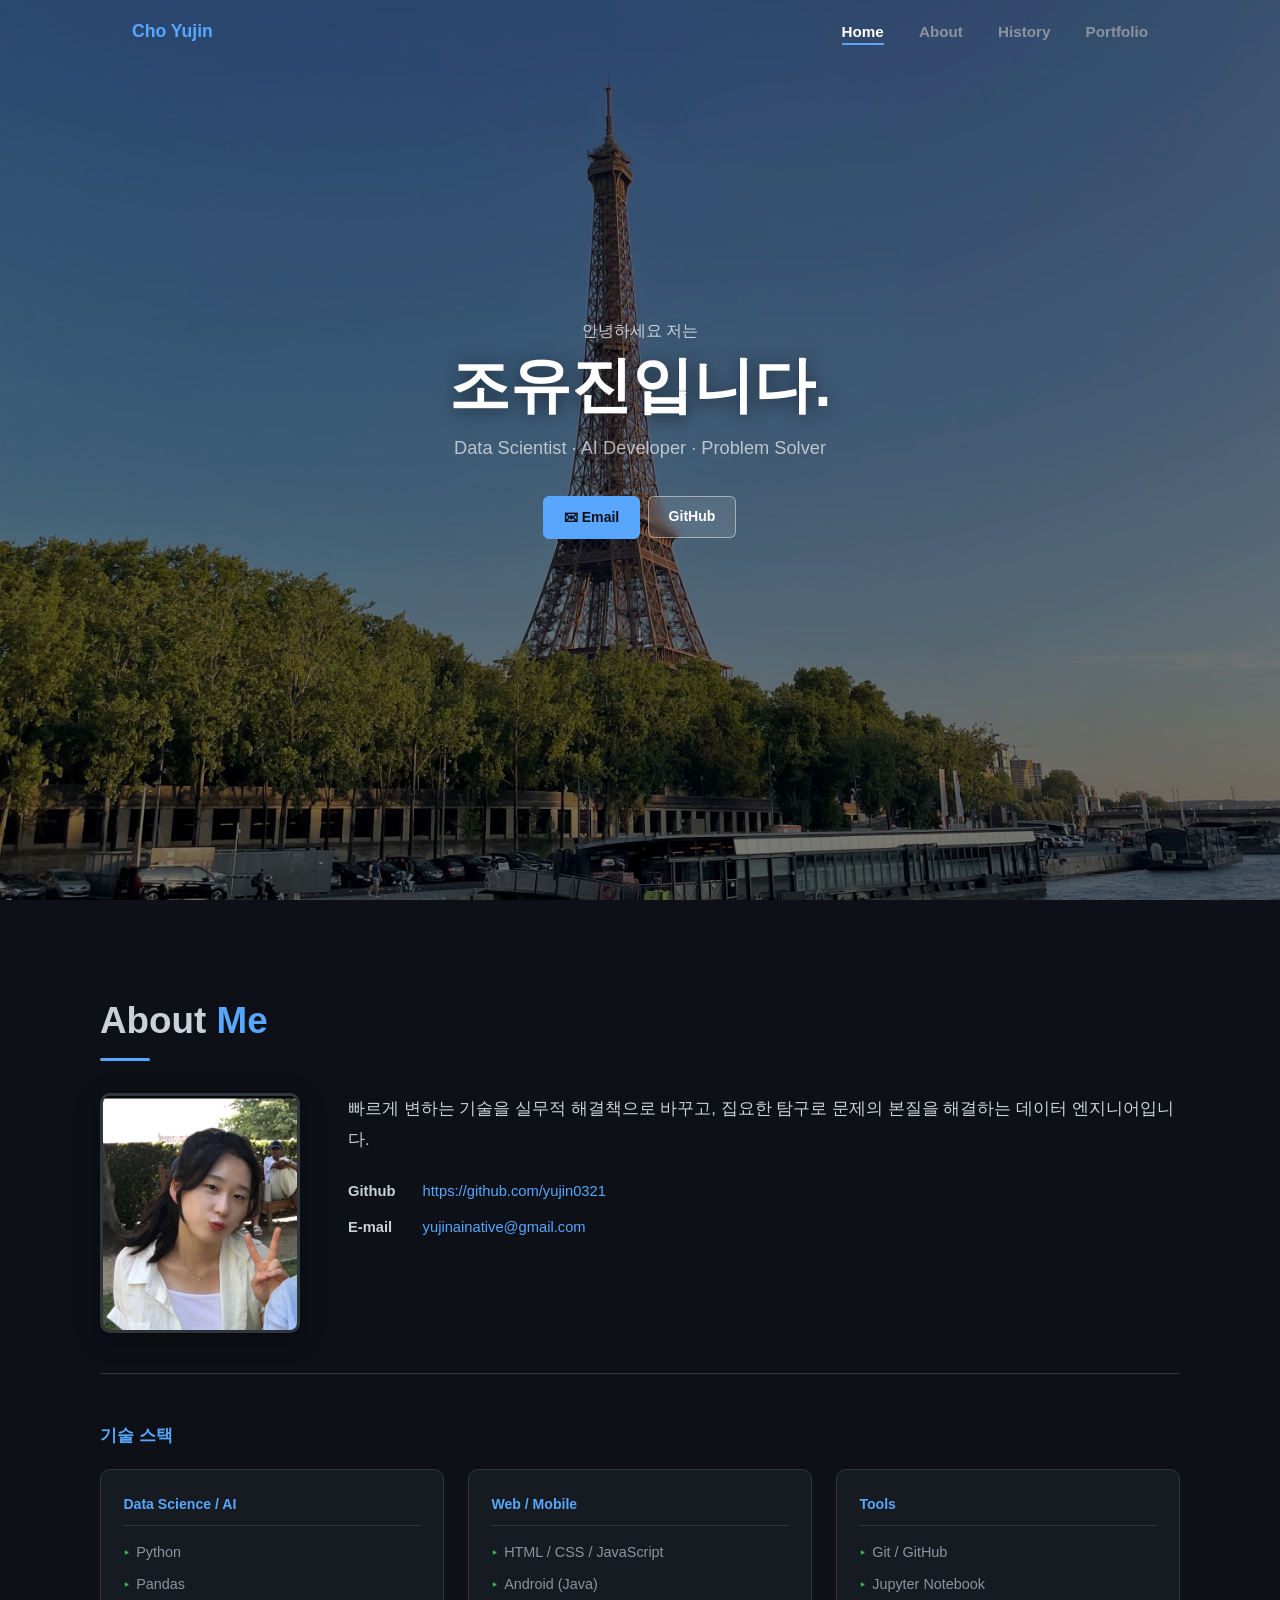
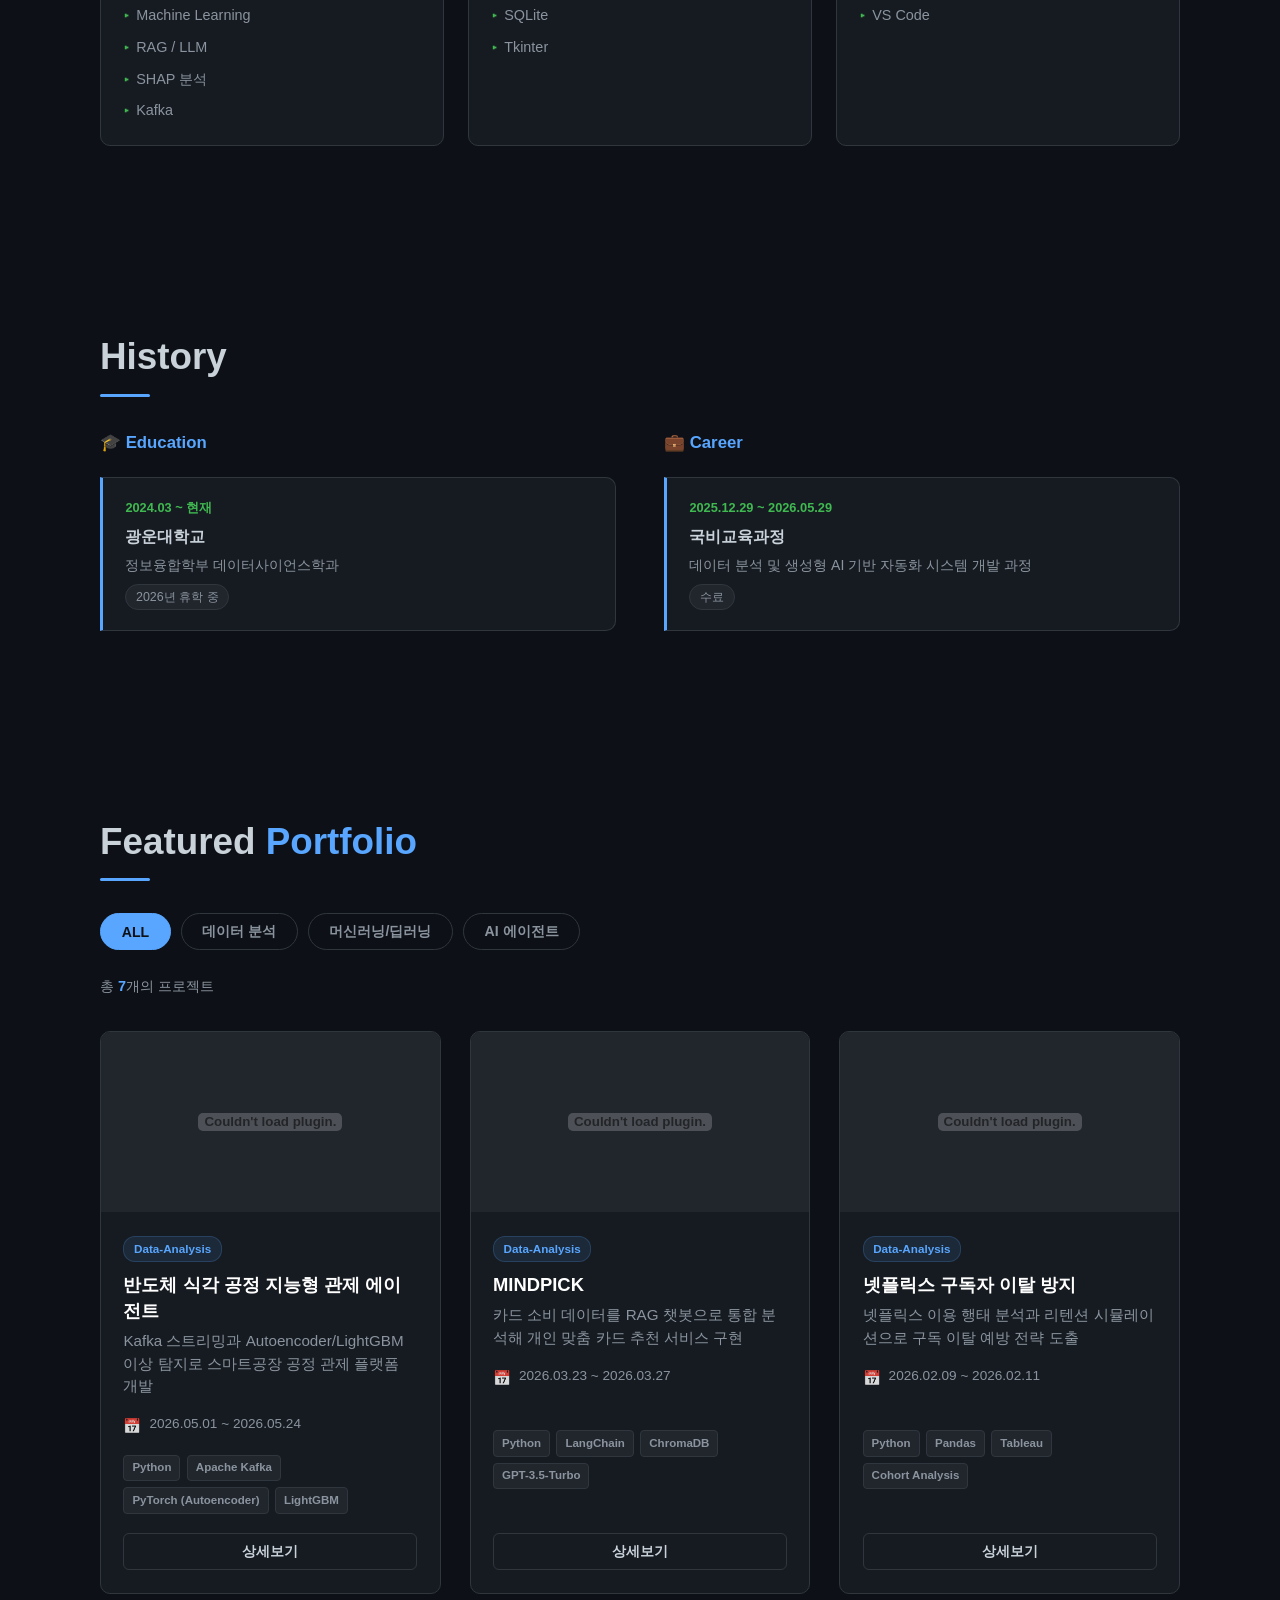
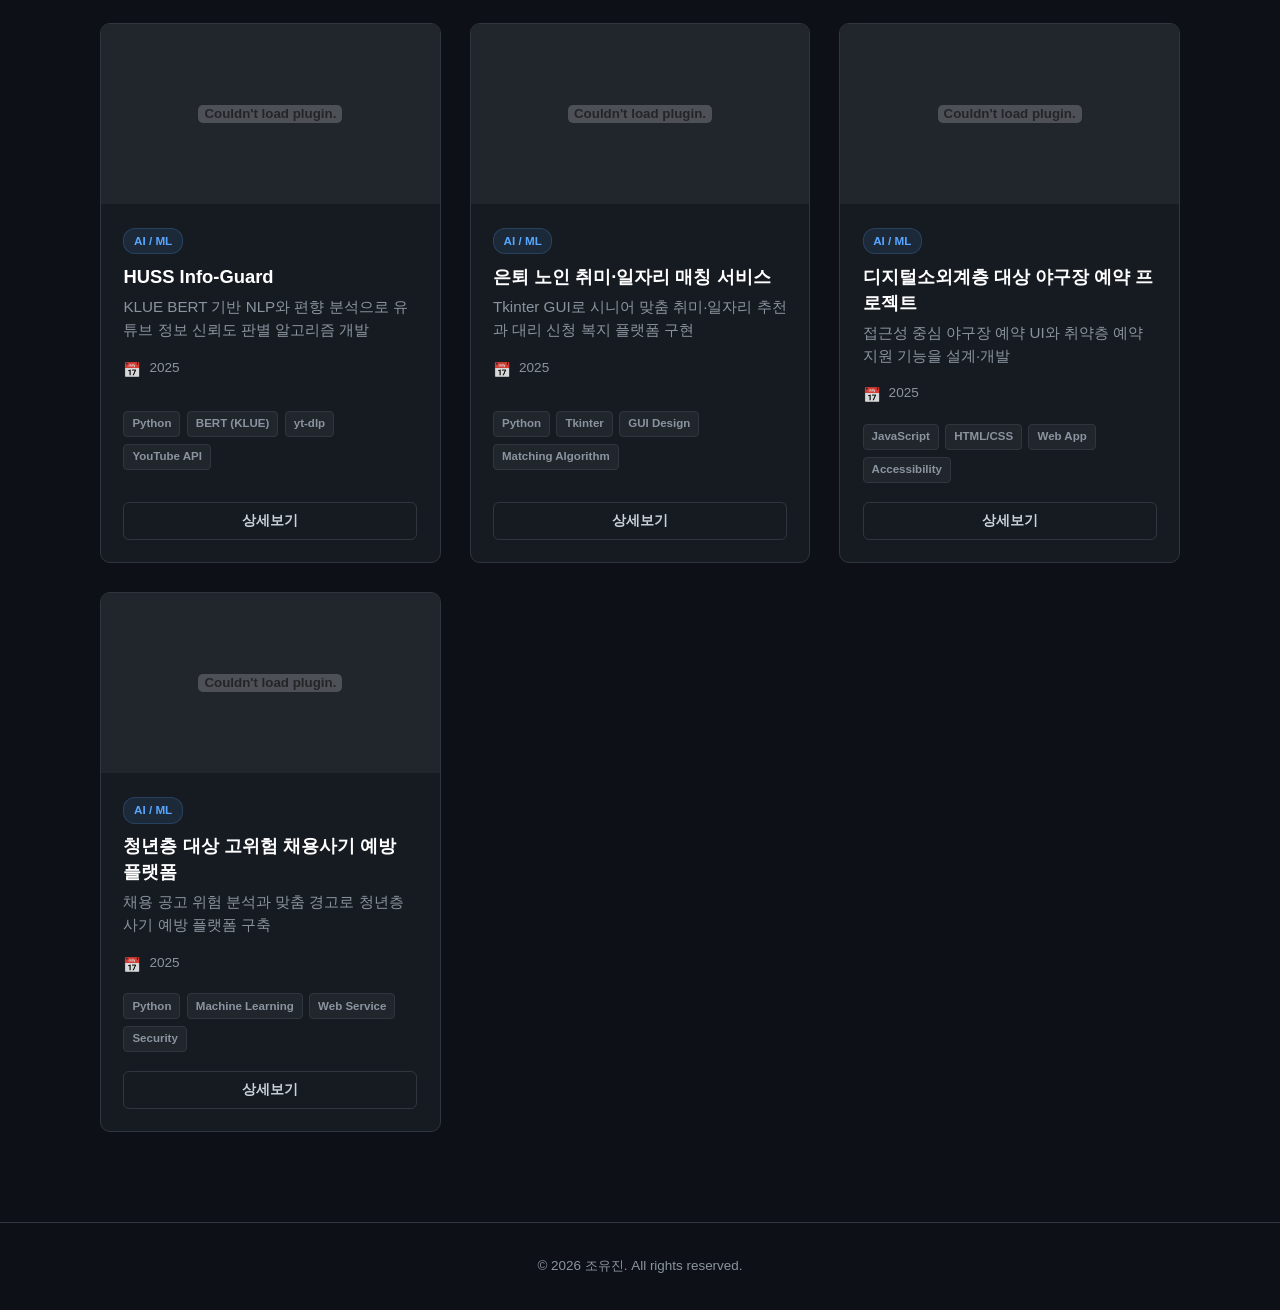
<file: index.html>
<!DOCTYPE html>
<html lang="ko">
<head>
  <meta charset="UTF-8" />
  <meta name="viewport" content="width=device-width, initial-scale=1.0" />
  <title>조유진 | Portfolio</title>
  <meta name="description" content="조유진의 개인 포트폴리오 사이트" />
  <link rel="stylesheet" href="style.css" />
</head>
<body>

  <!-- ══ 네비게이션 ══ -->
  <nav id="navbar">
    <div class="nav-inner">
      <a class="nav-logo" href="#section-home" id="nav-logo"></a>
      <button class="hamburger" id="hamburger" aria-label="메뉴">
        <span></span><span></span><span></span>
      </button>
      <ul class="nav-links" id="nav-links">
        <li><a class="nav-link" href="#section-home">Home</a></li>
        <li><a class="nav-link" href="#section-about">About</a></li>
        <li><a class="nav-link" href="#section-resume">History</a></li>
        <li><a class="nav-link" href="#section-portfolio">Portfolio</a></li>
      </ul>
    </div>
  </nav>

  <!-- ══ HOME ══ -->
  <section id="section-home">
    <div class="hero-overlay"></div>
    <div class="hero-inner">
      <div class="hero-text">
        <p class="hero-sub">안녕하세요 저는</p>
        <h1 class="hero-name" id="hero-name"></h1>
        <p class="hero-tagline" id="hero-tagline"></p>
        <div class="hero-btns" id="hero-btns"></div>
      </div>
    </div>
    <a class="scroll-down" href="#section-about" aria-label="스크롤">&#8595;</a>
  </section>

  <!-- ══ ABOUT ══ -->
  <section id="section-about" class="section fade-in">
    <div class="container">
      <h2 class="section-title">About <strong>Me</strong></h2>

      <div class="about-top">
        <div class="about-photo-wrap">
          <img class="about-photo" src="assets/profile.jpg" alt="프로필 사진" id="about-img" />
        </div>
        <div class="about-right">
          <p class="about-intro" id="about-intro"></p>
          <div class="about-contacts" id="about-contacts"></div>
        </div>
      </div>

      <div class="skills-wrap">
        <h3 class="sub-title">기술 스택</h3>
        <div class="skills-cats" id="skills-cats"></div>
      </div>
    </div>
  </section>

  <!-- ══ HISTORY ══ -->
  <section id="section-resume" class="section fade-in">
    <div class="container">
      <h2 class="section-title">History</h2>

      <div class="history-grid">
        <div class="history-col">
          <h3 class="sub-title">🎓 Education</h3>
          <div class="timeline" id="edu-timeline"></div>
        </div>
        <div class="history-col">
          <h3 class="sub-title">💼 Career</h3>
          <div class="timeline" id="career-timeline"></div>
        </div>
      </div>
    </div>
  </section>

  <!-- ══ PORTFOLIO ══ -->
  <section id="section-portfolio" class="section fade-in">
    <div class="container">
      <h2 class="section-title">Featured <strong>Portfolio</strong></h2>

      <!-- 필터 탭 영역 -->
      <div class="portfolio-controls">
        <div class="filter-bar" id="filter-bar">
          <button class="filter-btn active" data-cat="All">ALL</button>
          <button class="filter-btn" data-cat="Data-Analysis">데이터 분석</button>
          <button class="filter-btn" data-cat="ML-DL">머신러닝/딥러닝</button>
          <button class="filter-btn" data-cat="AI-Agent">AI 에이전트</button>
        </div>
      </div>

      <!-- 프로젝트 개수 표시 -->
      <div class="portfolio-status">
        총 <span id="project-count" class="count-num">0</span>개의 프로젝트
      </div>

      <div class="portfolio-grid" id="portfolio-grid"></div>
    </div>
  </section>

  <!-- ══ 모달 ══ -->
  <div class="modal-backdrop" id="modal-backdrop">
    <div class="modal-box" id="modal-box" role="dialog" aria-modal="true">
      <button class="modal-close" id="modal-close" aria-label="닫기">&times;</button>
      <h3 class="modal-title" id="modal-title"></h3>
      <div class="modal-meta" id="modal-meta"></div>
      <div class="modal-body" id="modal-body"></div>
    </div>
  </div>

  <!-- ══ 푸터 ══ -->
  <footer>
    <p id="footer-text"></p>
  </footer>

  <script src="config.js"></script>
  <script src="main.js"></script>
</body>
</html>
</file>
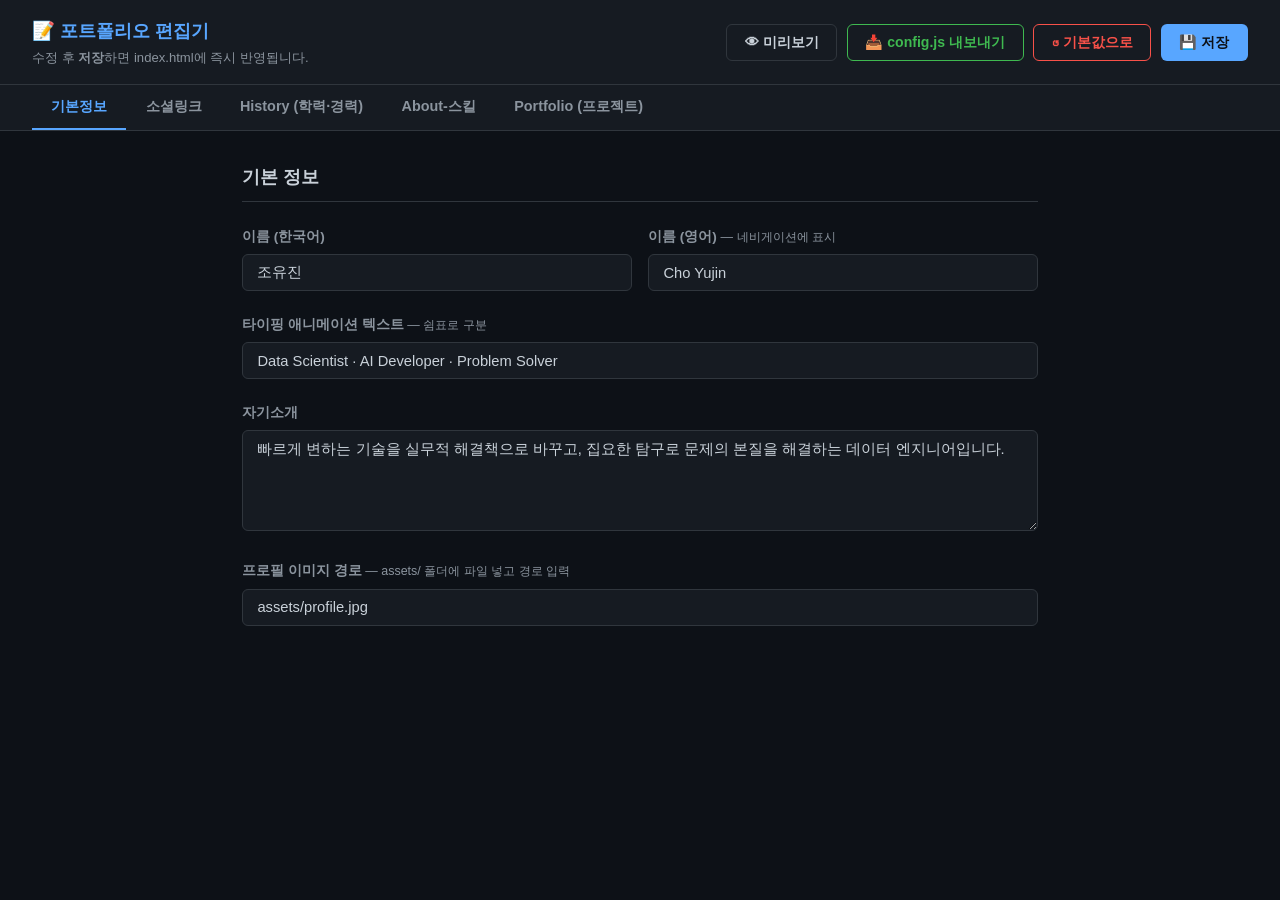
<file: admin.html>
<!DOCTYPE html>
<html lang="ko">
<head>
  <meta charset="UTF-8" />
  <meta name="viewport" content="width=device-width, initial-scale=1.0" />
  <title>포트폴리오 편집기</title>
  <style>
    :root {
      --bg: #0d1117;
      --surface: #161b22;
      --surface2: #21262d;
      --border: #30363d;
      --accent: #58a6ff;
      --accent2: #3fb950;
      --danger: #f85149;
      --text: #c9d1d9;
      --text-muted: #8b949e;
    }

    *, *::before, *::after { box-sizing: border-box; margin: 0; padding: 0; }

    body {
      background: var(--bg);
      color: var(--text);
      font-family: 'Segoe UI', -apple-system, sans-serif;
      font-size: 15px;
      line-height: 1.6;
    }

    /* ── 헤더 ── */
    header {
      background: var(--surface);
      border-bottom: 1px solid var(--border);
      padding: 1rem 2rem;
      display: flex;
      align-items: center;
      justify-content: space-between;
      position: sticky;
      top: 0;
      z-index: 100;
    }
    header h1 { font-size: 1.15rem; color: var(--accent); }
    header p  { font-size: .82rem; color: var(--text-muted); margin-top: .1rem; }

    .header-btns { display: flex; gap: .6rem; }

    button {
      padding: .5rem 1.1rem;
      border-radius: 6px;
      font-size: .88rem;
      font-weight: 600;
      cursor: pointer;
      border: 1.5px solid transparent;
      transition: all .15s;
    }
    .btn-save {
      background: var(--accent);
      color: #0d1117;
    }
    .btn-save:hover { opacity: .85; }

    .btn-preview {
      background: transparent;
      color: var(--text);
      border-color: var(--border);
    }
    .btn-preview:hover { border-color: var(--accent); color: var(--accent); }

    .btn-export {
      background: transparent;
      color: var(--accent2);
      border-color: var(--accent2);
    }
    .btn-export:hover { background: var(--accent2); color: #0d1117; }

    .btn-reset {
      background: transparent;
      color: var(--danger);
      border-color: var(--danger);
    }
    .btn-reset:hover { background: var(--danger); color: #fff; }

    /* ── 탭 ── */
    .tabs {
      display: flex;
      gap: 0;
      border-bottom: 1px solid var(--border);
      background: var(--surface);
      padding: 0 2rem;
      overflow-x: auto;
    }
    .tab-btn {
      background: none;
      border: none;
      border-bottom: 2px solid transparent;
      border-radius: 0;
      color: var(--text-muted);
      padding: .75rem 1.2rem;
      font-size: .9rem;
      font-weight: 600;
      cursor: pointer;
      white-space: nowrap;
      transition: color .15s, border-color .15s;
    }
    .tab-btn:hover { color: var(--text); }
    .tab-btn.active { color: var(--accent); border-bottom-color: var(--accent); }

    /* ── 컨텐츠 ── */
    .tab-content { display: none; padding: 2rem; max-width: 860px; margin: 0 auto; }
    .tab-content.active { display: block; }

    /* ── 폼 요소 ── */
    .form-group { margin-bottom: 1.4rem; }

    label {
      display: block;
      font-size: .85rem;
      font-weight: 600;
      color: var(--text-muted);
      margin-bottom: .4rem;
    }
    label .hint {
      font-weight: 400;
      color: var(--text-muted);
      font-size: .78rem;
    }

    input[type="text"],
    input[type="email"],
    input[type="url"],
    textarea {
      width: 100%;
      background: var(--surface);
      border: 1px solid var(--border);
      border-radius: 6px;
      color: var(--text);
      font-size: .92rem;
      padding: .6rem .9rem;
      font-family: inherit;
      transition: border-color .15s;
      outline: none;
    }
    input:focus, textarea:focus { border-color: var(--accent); }
    textarea { resize: vertical; min-height: 90px; }

    /* ── 카드 (반복 항목) ── */
    .card-list { display: flex; flex-direction: column; gap: 1rem; }

    .card {
      background: var(--surface);
      border: 1px solid var(--border);
      border-radius: 8px;
      padding: 1.2rem;
      position: relative;
    }
    .card-header {
      display: flex;
      align-items: center;
      justify-content: space-between;
      margin-bottom: 1rem;
    }
    .card-num {
      font-size: .8rem;
      color: var(--accent);
      font-weight: 700;
    }
    .btn-del {
      background: none;
      border: 1px solid var(--danger);
      color: var(--danger);
      padding: .2rem .65rem;
      font-size: .78rem;
      border-radius: 4px;
    }
    .btn-del:hover { background: var(--danger); color: #fff; }

    .btn-add {
      background: transparent;
      border: 1px dashed var(--border);
      color: var(--text-muted);
      width: 100%;
      padding: .65rem;
      border-radius: 6px;
      font-size: .88rem;
      margin-top: .5rem;
    }
    .btn-add:hover { border-color: var(--accent); color: var(--accent); }

    .row2 { display: grid; grid-template-columns: 1fr 1fr; gap: 1rem; }
    .row3 { display: grid; grid-template-columns: 1fr 1fr 1fr; gap: 1rem; }

    /* ── 섹션 제목 ── */
    .section-heading {
      font-size: 1.1rem;
      font-weight: 700;
      color: var(--text);
      margin-bottom: 1.5rem;
      padding-bottom: .6rem;
      border-bottom: 1px solid var(--border);
    }

    /* ── 저장 완료 토스트 ── */
    #toast {
      position: fixed;
      bottom: 2rem;
      left: 50%;
      transform: translateX(-50%) translateY(80px);
      background: var(--accent2);
      color: #0d1117;
      padding: .7rem 1.6rem;
      border-radius: 8px;
      font-weight: 700;
      font-size: .9rem;
      transition: transform .3s ease;
      z-index: 9999;
    }
    #toast.show { transform: translateX(-50%) translateY(0); }

    /* ── 스킬 아이콘 참고 링크 ── */
    .icon-hint {
      font-size: .75rem;
      color: var(--text-muted);
      margin-top: .3rem;
    }
    .icon-hint a { color: var(--accent); }

    @media (max-width: 600px) {
      .row2, .row3 { grid-template-columns: 1fr; }
      header { flex-direction: column; gap: .8rem; align-items: flex-start; }
    }
  </style>
</head>
<body>

<!-- ── 헤더 ── -->
<header>
  <div>
    <h1>📝 포트폴리오 편집기</h1>
    <p>수정 후 <strong>저장</strong>하면 index.html에 즉시 반영됩니다.</p>
  </div>
  <div class="header-btns">
    <button class="btn-preview" onclick="openPreview()">👁 미리보기</button>
    <button class="btn-export" onclick="exportConfig()">📥 config.js 내보내기</button>
    <button class="btn-reset"  onclick="resetToDefault()">↺ 기본값으로</button>
    <button class="btn-save"   onclick="saveAll()">💾 저장</button>
  </div>
</header>

<!-- ── 탭 ── -->
<div class="tabs">
  <button class="tab-btn active" onclick="showTab('basic')">기본정보</button>
  <button class="tab-btn"        onclick="showTab('social')">소셜링크</button>
  <button class="tab-btn"        onclick="showTab('edu')">History (학력·경력)</button>
  <button class="tab-btn"        onclick="showTab('skills')">About-스킬</button>
  <button class="tab-btn"        onclick="showTab('projects')">Portfolio (프로젝트)</button>
</div>

<!-- ── 기본정보 ── -->
<div id="tab-basic" class="tab-content active">
  <p class="section-heading">기본 정보</p>

  <div class="row2">
    <div class="form-group">
      <label>이름 (한국어)</label>
      <input type="text" id="name" placeholder="조유진" />
    </div>
    <div class="form-group">
      <label>이름 (영어) <span class="hint">— 네비게이션에 표시</span></label>
      <input type="text" id="nameEn" placeholder="Cho Yujin" />
    </div>
  </div>

  <div class="form-group">
    <label>타이핑 애니메이션 텍스트 <span class="hint">— 쉼표로 구분</span></label>
    <input type="text" id="taglines" placeholder="Developer, Data Scientist, AI Enthusiast" />
  </div>

  <div class="form-group">
    <label>자기소개</label>
    <textarea id="about" rows="5" placeholder="자기소개 문구를 입력하세요."></textarea>
  </div>

  <div class="form-group">
    <label>프로필 이미지 경로 <span class="hint">— assets/ 폴더에 파일 넣고 경로 입력</span></label>
    <input type="text" id="profileImage" placeholder="assets/profile.jpg" />
  </div>
</div>

<!-- ── 소셜링크 ── -->
<div id="tab-social" class="tab-content">
  <p class="section-heading">소셜 링크 <span style="font-size:.8rem;color:var(--text-muted);font-weight:400;">— 비워두면 버튼이 숨겨집니다</span></p>

  <div class="form-group">
    <label>GitHub URL</label>
    <input type="url" id="github" placeholder="https://github.com/username" />
  </div>
  <div class="form-group">
    <label>이메일</label>
    <input type="email" id="email" placeholder="example@email.com" />
  </div>
  <div class="form-group">
    <label>전화번호</label>
    <input type="text" id="phone" placeholder="010-0000-0000" />
  </div>
  <div class="form-group">
    <label>LinkedIn URL</label>
    <input type="url" id="linkedin" placeholder="https://linkedin.com/in/..." />
  </div>
  <div class="form-group">
    <label>블로그/기타 URL</label>
    <input type="url" id="blog" placeholder="https://..." />
  </div>
</div>

<!-- ── 학력·경력 ── -->
<div id="tab-edu" class="tab-content">
  <p class="section-heading">학력 (Education)</p>
  <div class="card-list" id="edu-list"></div>
  <button class="btn-add" onclick="addEdu()">+ 학력 추가</button>

  <p class="section-heading" style="margin-top:2.5rem;">경력 / 교육과정 (Career)</p>
  <div class="card-list" id="career-list"></div>
  <button class="btn-add" onclick="addCareer()">+ 경력 추가</button>
</div>

<!-- ── 스킬 ── -->
<div id="tab-skills" class="tab-content">
  <p class="section-heading">기술 스택</p>
  <div class="card-list" id="skills-list"></div>
  <button class="btn-add" onclick="addSkill()">+ 스킬 추가</button>
  <p class="icon-hint" style="margin-top:1rem;">
    아이콘 클래스 검색: <a href="https://devicon.dev/" target="_blank">devicon.dev</a>
    — 예) <code>devicon-python-plain colored</code>
  </p>
</div>

<!-- ── 프로젝트 ── -->
<div id="tab-projects" class="tab-content">
  <p class="section-heading">프로젝트</p>
  <div class="card-list" id="projects-list"></div>
  <button class="btn-add" onclick="addProject()">+ 프로젝트 추가</button>
</div>

<!-- ── 토스트 ── -->
<div id="toast">✅ 저장 완료! 미리보기에서 확인하세요.</div>

<script src="config.js"></script>
<script>
/* ══════════════════════════════════════════
   포트폴리오 편집기 스크립트
   ══════════════════════════════════════════ */

const LS_KEY = "portfolio_config";

/* 현재 작업 데이터 (localStorage → config.js 순으로 로드) */
let DATA = loadData();

function loadData() {
  try {
    const saved = localStorage.getItem(LS_KEY);
    if (saved) return JSON.parse(saved);
  } catch(e) {}
  return JSON.parse(JSON.stringify(CONFIG)); // config.js 기본값 깊은 복사
}

/* ── 탭 전환 ── */
function showTab(name) {
  document.querySelectorAll(".tab-content").forEach(el => el.classList.remove("active"));
  document.querySelectorAll(".tab-btn").forEach(el => el.classList.remove("active"));
  document.getElementById("tab-" + name).classList.add("active");
  event.target.classList.add("active");
}

/* ── 초기 렌더링 ── */
window.addEventListener("DOMContentLoaded", () => {
  // 기본정보
  document.getElementById("name").value          = DATA.name        || "";
  document.getElementById("nameEn").value        = DATA.nameEn      || "";
  document.getElementById("taglines").value      = DATA.tagline || (DATA.taglines||[]).join(", ") || "";
  document.getElementById("about").value         = DATA.intro || DATA.about || "";
  document.getElementById("profileImage").value  = DATA.profileImage|| "";

  // 소셜
  document.getElementById("github").value    = (DATA.social || {}).github   || "";
  document.getElementById("email").value     = (DATA.social || {}).email    || "";
  document.getElementById("phone").value     = (DATA.social || {}).phone    || "";
  document.getElementById("linkedin").value  = (DATA.social || {}).linkedin || "";
  document.getElementById("blog").value      = (DATA.social || {}).blog     || "";

  // 학력·경력
  (DATA.education || []).forEach(addEdu);
  (DATA.career    || []).forEach(addCareer);

  // 스킬
  (DATA.skills    || []).forEach(addSkill);

  // 프로젝트
  (DATA.projects  || []).forEach(addProject);
});

/* ════════════════ 학력 ════════════════ */
function addEdu(data = {}) {
  const list = document.getElementById("edu-list");
  const idx  = list.children.length + 1;
  const card = document.createElement("div");
  card.className = "card";
  card.innerHTML = `
    <div class="card-header">
      <span class="card-num">학력 #${idx}</span>
      <button class="btn-del" onclick="this.closest('.card').remove()">삭제</button>
    </div>
    <div class="form-group">
      <label>기간</label>
      <input type="text" name="edu_period" value="${esc(data.period||'')}" placeholder="2024.03 ~ 현재 (휴학 중)" />
    </div>
    <div class="row2">
      <div class="form-group">
        <label>학교명</label>
        <input type="text" name="edu_school" value="${esc(data.school||'')}" placeholder="광운대학교" />
      </div>
      <div class="form-group">
        <label>학과</label>
        <input type="text" name="edu_dept" value="${esc(data.dept||'')}" placeholder="정보융합학부 데이터사이언스학과" />
      </div>
    </div>
  `;
  list.appendChild(card);
}

/* ════════════════ 경력 ════════════════ */
function addCareer(data = {}) {
  const list = document.getElementById("career-list");
  const idx  = list.children.length + 1;
  const card = document.createElement("div");
  card.className = "card";
  card.innerHTML = `
    <div class="card-header">
      <span class="card-num">경력 #${idx}</span>
      <button class="btn-del" onclick="this.closest('.card').remove()">삭제</button>
    </div>
    <div class="form-group">
      <label>기간</label>
      <input type="text" name="career_period" value="${esc(data.period||'')}" placeholder="2025.12.29 ~ 2026.05.29" />
    </div>
    <div class="row2">
      <div class="form-group">
        <label>기관명</label>
        <input type="text" name="career_org" value="${esc(data.org||'')}" placeholder="국비교육과정" />
      </div>
      <div class="form-group">
        <label>수료/재직 여부</label>
        <input type="text" name="career_desc" value="${esc(data.desc||'')}" placeholder="수료" />
      </div>
    </div>
    <div class="form-group">
      <label>역할/과정명</label>
      <input type="text" name="career_role" value="${esc(data.role||'')}" placeholder="데이터 분석 및 생성형 AI 기반 자동화 시스템 개발 과정" />
    </div>
  `;
  list.appendChild(card);
}

/* ════════════════ 스킬 (카테고리 형식) ════════════════ */
function addSkill(data = {}) {
  const list = document.getElementById("skills-list");
  const idx  = list.children.length + 1;
  const card = document.createElement("div");
  card.className = "card";
  card.innerHTML = `
    <div class="card-header">
      <span class="card-num">스킬 카테고리 #${idx}</span>
      <button class="btn-del" onclick="this.closest('.card').remove()">삭제</button>
    </div>
    <div class="form-group">
      <label>카테고리명</label>
      <input type="text" name="skill_category" value="${esc(data.category||'')}" placeholder="Data Science / AI" />
    </div>
    <div class="form-group">
      <label>항목 <span class="hint">— 쉼표로 구분</span></label>
      <input type="text" name="skill_items" value="${esc((data.items||[]).join(', '))}" placeholder="Python, Pandas, Machine Learning" />
    </div>
  `;
  list.appendChild(card);
}

/* ════════════════ 프로젝트 ════════════════ */
function addProject(data = {}) {
  const list = document.getElementById("projects-list");
  const idx  = list.children.length + 1;
  const card = document.createElement("div");
  card.className = "card";
  card.innerHTML = `
    <div class="card-header">
      <span class="card-num">프로젝트 #${idx}</span>
      <button class="btn-del" onclick="this.closest('.card').remove()">삭제</button>
    </div>
    <div class="form-group">
      <label>프로젝트명</label>
      <input type="text" name="proj_title" value="${esc(data.title||'')}" placeholder="프로젝트 제목" />
    </div>
    <div class="form-group">
      <label>설명</label>
      <textarea name="proj_desc" rows="3" placeholder="프로젝트 설명을 입력하세요.">${esc(data.description||'')}</textarea>
    </div>
    <div class="row2">
      <div class="form-group">
        <label>카테고리</label>
        <select name="proj_cat" style="width:100%;background:var(--surface);border:1px solid var(--border);border-radius:6px;color:var(--text);padding:.6rem .9rem;font-size:.92rem;">
          <option value="Data-Analysis" ${(data.category||'')==='Data-Analysis'?'selected':''}>Data-Analysis</option>
          <option value="AI-ML"         ${(data.category||'')==='AI-ML'        ?'selected':''}>AI / ML</option>
          <option value="Application"   ${(data.category||'')==='Application'  ?'selected':''}>Application</option>
        </select>
      </div>
      <div class="form-group">
        <label>썸네일 이미지 경로 <span class="hint">— 없으면 빈칸</span></label>
        <input type="text" name="proj_thumb" value="${esc(data.thumb||'')}" placeholder="assets/project1.jpg" />
      </div>
    </div>
    <div class="form-group">
      <label>기술 태그 (modal 표시) <span class="hint">— 쉼표로 구분</span></label>
      <input type="text" name="proj_tags" value="${esc((data.details?.stack||data.tags||[]).join(', '))}" placeholder="Python, AI, Machine Learning" />
    </div>
    <div class="form-group">
      <label>주요 기능 <span class="hint">— 줄바꿈으로 구분</span></label>
      <textarea name="proj_features" rows="4" placeholder="기능 1&#10;기능 2&#10;기능 3">${esc((data.details?.features||[]).join('\n'))}</textarea>
    </div>
    <div class="row2">
      <div class="form-group">
        <label>GitHub URL <span class="hint">— 없으면 빈칸</span></label>
        <input type="url" name="proj_github" value="${esc(data.github||'')}" placeholder="https://github.com/..." />
      </div>
      <div class="form-group">
        <label>Demo URL <span class="hint">— 없으면 빈칸</span></label>
        <input type="url" name="proj_demo" value="${esc(data.demo||'')}" placeholder="https://..." />
      </div>
    </div>
  `;
  list.appendChild(card);
}

/* ════════════════ 저장 ════════════════ */
function saveAll() {
  const newData = collectData();
  localStorage.setItem(LS_KEY, JSON.stringify(newData));
  showToast("✅ 저장 완료! 미리보기에서 확인하세요.");
}

function collectData() {
  return {
    name:         document.getElementById("name").value.trim(),
    nameEn:       document.getElementById("nameEn").value.trim(),
    tagline:      document.getElementById("taglines").value.trim(),  /* config.js와 동일하게 단수 string */
    intro:        document.getElementById("about").value.trim(),     /* config.js의 intro 필드 */
    about:        document.getElementById("about").value.trim(),     /* 하위호환 */
    profileImage: document.getElementById("profileImage").value.trim(),
    social: {
      github:   document.getElementById("github").value.trim(),
      email:    document.getElementById("email").value.trim(),
      phone:    document.getElementById("phone").value.trim(),
      linkedin: document.getElementById("linkedin").value.trim(),
      blog:     document.getElementById("blog").value.trim(),
    },
    education: collectCards("edu-list", card => ({
      period: val(card, "edu_period"),
      school: val(card, "edu_school"),
      dept:   val(card, "edu_dept"),
    })),
    career: collectCards("career-list", card => ({
      period: val(card, "career_period"),
      org:    val(card, "career_org"),
      role:   val(card, "career_role"),
      desc:   val(card, "career_desc"),
    })),
    skills: collectCards("skills-list", card => ({
      category: val(card, "skill_category"),
      items:    val(card, "skill_items").split(",").map(s => s.trim()).filter(Boolean),
    })),
    projects: collectCards("projects-list", card => ({
      id:       val(card, "proj_title").toLowerCase().replace(/\s+/g, "-"),
      title:    val(card, "proj_title"),
      category: val(card, "proj_cat"),
      thumb:    val(card, "proj_thumb"),
      github:   val(card, "proj_github"),
      demo:     val(card, "proj_demo"),
      details: {
        overview:  card.querySelector("[name='proj_desc']").value.trim(),
        stack:     val(card, "proj_tags").split(",").map(s => s.trim()).filter(Boolean),
        features:  card.querySelector("[name='proj_features']").value.trim().split("\n").map(s=>s.trim()).filter(Boolean),
      },
    })),
  };
}

/* ── config.js 내보내기 ── */
function exportConfig() {
  const data = collectData();
  const js = `/**
 * 포트폴리오 설정 파일 (admin.html에서 내보낸 파일)
 * 이 파일을 기존 config.js 와 교체하세요.
 */
const CONFIG = ${JSON.stringify(data, null, 2)};
`;
  const blob = new Blob([js], { type: "text/javascript;charset=utf-8" });
  const a = document.createElement("a");
  a.href = URL.createObjectURL(blob);
  a.download = "config.js";
  a.click();
  showToast("📥 config.js 다운로드 완료");
}

/* ── 기본값으로 초기화 ── */
function resetToDefault() {
  if (!confirm("모든 변경사항을 지우고 config.js 기본값으로 되돌릴까요?")) return;
  localStorage.removeItem(LS_KEY);
  location.reload();
}

/* ── 미리보기 ── */
function openPreview() {
  saveAll();
  window.open("index.html", "_blank");
}

/* ══ 유틸 ══ */
function collectCards(listId, mapper) {
  return Array.from(document.getElementById(listId).children).map(mapper);
}

function val(card, name) {
  const el = card.querySelector(`[name='${name}']`);
  return el ? el.value.trim() : "";
}

function esc(str) {
  return String(str).replace(/"/g, "&quot;").replace(/'/g, "&#39;");
}

function showToast(msg) {
  const t = document.getElementById("toast");
  t.textContent = msg;
  t.classList.add("show");
  setTimeout(() => t.classList.remove("show"), 2800);
}
</script>
</body>
</html>
</file>
<file: style.css>
/* ======================================================
   포트폴리오 스타일시트
   색상 테마 변경: :root 변수만 수정하세요.
   ====================================================== */

:root {
  --bg:         #0d1117;
  --surface:    #161b22;
  --surface2:   #21262d;
  --border:     #30363d;
  --accent:     #58a6ff;
  --accent2:    #3fb950;
  --text:       #c9d1d9;
  --text-muted: #8b949e;
  --nav-h:      64px;
  --radius:     10px;
  --max-w:      1080px;
}

/* ── 리셋 ── */
*, *::before, *::after { box-sizing: border-box; margin: 0; padding: 0; }
html { scroll-behavior: smooth; scroll-padding-top: var(--nav-h); }
body {
  background: var(--bg);
  color: var(--text);
  font-family: 'Segoe UI', -apple-system, BlinkMacSystemFont, 'Apple SD Gothic Neo', sans-serif;
  font-size: 16px;
  line-height: 1.7;
}
a { color: var(--accent); text-decoration: none; }
a:hover { text-decoration: underline; }
img { max-width: 100%; display: block; }

/* ════════════════════════════════════════
   네비게이션
   ════════════════════════════════════════ */
#navbar {
  position: fixed;
  top: 0; left: 0; right: 0;
  height: var(--nav-h);
  z-index: 900;
  transition: background .3s, box-shadow .3s;
}
#navbar.scrolled {
  background: rgba(13,17,23,.93);
  backdrop-filter: blur(12px);
  box-shadow: 0 1px 0 var(--border);
}

.nav-inner {
  max-width: var(--max-w);
  margin: 0 auto;
  height: 100%;
  padding: 0 2rem;
  display: flex;
  align-items: center;
  gap: 2rem;
}

.nav-logo {
  font-size: 1.1rem;
  font-weight: 700;
  color: var(--accent);
  flex: 1;
  white-space: nowrap;
}
.nav-logo:hover { text-decoration: none; opacity: .8; }

.nav-links {
  list-style: none;
  display: flex;
  gap: 2.2rem;
}
.nav-link {
  color: var(--text-muted);
  font-size: .95rem;
  font-weight: 600;
  position: relative;
  transition: color .2s;
}
.nav-link::after {
  content: '';
  position: absolute;
  bottom: -5px; left: 0; right: 0;
  height: 2px;
  background: var(--accent);
  transform: scaleX(0);
  transition: transform .2s;
}
.nav-link:hover, .nav-link.active { color: #fff; text-decoration: none; }
.nav-link:hover::after, .nav-link.active::after { transform: scaleX(1); }

.hamburger {
  display: none;
  flex-direction: column;
  gap: 5px;
  background: none;
  border: none;
  cursor: pointer;
  padding: 4px;
  order: 2;
}
.hamburger span {
  display: block;
  width: 24px; height: 2px;
  background: var(--text);
  border-radius: 2px;
  transition: transform .3s, opacity .3s;
}
.hamburger.open span:nth-child(1) { transform: translateY(7px) rotate(45deg); }
.hamburger.open span:nth-child(2) { opacity: 0; }
.hamburger.open span:nth-child(3) { transform: translateY(-7px) rotate(-45deg); }

/* ════════════════════════════════════════
   HOME
   ════════════════════════════════════════ */
#section-home {
  min-height: 100vh;
  position: relative;
  display: flex;
  flex-direction: column;
  align-items: center;
  justify-content: center;
  background-image: url('assets/bg.jpg');
  background-size: cover;
  background-position: center;
  background-attachment: scroll;
  padding: var(--nav-h) 2rem 0;
}

.hero-overlay {
  position: absolute;
  inset: 0;
  background: rgba(0,0,0,.52);
}

.hero-inner {
  position: relative;
  z-index: 1;
  max-width: var(--max-w);
  width: 100%;
  display: flex;
  align-items: center;
  justify-content: center;
  padding: 2rem 0;
  text-align: center;
}

.hero-text { max-width: 640px; }

.hero-sub {
  color: rgba(255,255,255,.75);
  font-size: 0.975rem;        /* 1.5rem × 65% */
  margin-bottom: .4rem;
}

.hero-name {
  font-size: clamp(2.21rem, 5.07vw, 3.8rem);   /* clamp(3.4rem, 7.8vw, 5.85rem) × 65% */
  font-weight: 800;
  color: #fff;
  line-height: 1.15;
  margin-bottom: .8rem;
  text-shadow: 0 3px 18px rgba(0,0,0,.5);
}

.hero-tagline {
  font-size: clamp(0.91rem, 1.95vw, 1.14rem); /* clamp(1.4rem, 3vw, 1.75rem) × 65% */
  color: rgba(255,255,255,.65);
  margin-bottom: 2rem;
}

.hero-btns {
  display: flex;
  gap: .52rem;               /* .8rem × 65% */
  flex-wrap: wrap;
  justify-content: center;
}

#section-home .btn {
  padding: 0.52rem 1.24rem;    /* .8rem × 65%, 1.9rem × 65% */
  font-size: 0.88rem;          /* 1.35rem × 65% */
  gap: .26rem;                 /* .4rem × 65% */
}


/* 스크롤 화살표 */
.scroll-down {
  position: relative;
  z-index: 1;
  margin-top: 2.5rem;
  margin-bottom: 1.5rem;
  font-size: 1.6rem;
  color: rgba(255,255,255,.5);
  animation: bounce 2s infinite;
  text-decoration: none;
}
@keyframes bounce {
  0%, 100% { transform: translateY(0); }
  50%       { transform: translateY(8px); }
}

/* 버튼 */
.btn {
  display: inline-flex;
  align-items: center;
  gap: .4rem;
  padding: .8rem 1.9rem;       /* 1.5배 */
  border-radius: 6px;
  font-size: 1.35rem;           /* .9rem × 1.5 */
  font-weight: 600;
  cursor: pointer;
  border: 1.5px solid transparent;
  transition: all .18s;
  text-decoration: none;
}
.btn-primary {
  background: var(--accent);
  color: #0d1117;
  border-color: var(--accent);
}
.btn-primary:hover { opacity: .82; text-decoration: none; }
.btn-ghost {
  background: rgba(255,255,255,.1);
  color: #fff;
  border-color: rgba(255,255,255,.45);
  backdrop-filter: blur(4px);
}
.btn-ghost:hover {
  background: rgba(255,255,255,.2);
  border-color: #fff;
  text-decoration: none;
}

/* ════════════════════════════════════════
   공통 섹션
   ════════════════════════════════════════ */
.section { padding: 90px 2rem; }

.container {
  max-width: var(--max-w);
  margin: 0 auto;
}

.section-title {
  font-size: clamp(1.7rem, 4vw, 2.3rem);
  font-weight: 700;
  margin-bottom: 2.5rem;
  position: relative;
  display: inline-block;
}
.section-title::after {
  content: '';
  position: absolute;
  bottom: -8px; left: 0;
  width: 50px; height: 3px;
  background: var(--accent);
  border-radius: 2px;
}
.section-title strong { color: var(--accent); font-weight: 800; }

.sub-title {
  font-size: 1.05rem;
  font-weight: 700;
  color: var(--accent);
  margin-bottom: 1.2rem;
}

/* 페이드인 */
.fade-in { opacity: 0; transform: translateY(24px); transition: opacity .55s ease, transform .55s ease; }
.fade-in.visible { opacity: 1; transform: none; }
/* JS 없이도 기본 표시 보장 */
@media (prefers-reduced-motion: reduce) {
  .fade-in { opacity: 1; transform: none; }
}

/* ════════════════════════════════════════
   ABOUT
   ════════════════════════════════════════ */
.about-top {
  display: flex;
  gap: 3rem;
  align-items: flex-start;
  margin-bottom: 3rem;
  padding-bottom: 2.5rem;
  border-bottom: 1px solid var(--border);
}

/* 증명사진 */
.about-photo-wrap { flex-shrink: 0; }
.about-photo {
  width: 200px;
  height: 240px;
  object-fit: cover;
  object-position: top;
  border-radius: var(--radius);
  border: 3px solid var(--border);
  box-shadow: 0 6px 24px rgba(0,0,0,.4);
}

.about-right {
  flex: 1;
  display: flex;
  flex-direction: column;
  gap: 1.5rem;
}

.about-intro {
  font-size: 1.05rem;
  color: var(--text);
  line-height: 1.85;
}

.about-contacts {
  display: flex;
  flex-direction: column;
  gap: .7rem;
}
.contact-row {
  display: flex;
  align-items: center;
  gap: .6rem;
  font-size: .92rem;
  color: var(--text-muted);
}
.contact-row .label { font-weight: 700; color: var(--text); min-width: 65px; }
.contact-row a { color: var(--accent); }

/* 기술 스택 카테고리 */
.skills-wrap { }

.skills-cats {
  display: grid;
  grid-template-columns: repeat(3, 1fr);
  gap: 1.5rem;
}

.skill-cat-card {
  background: var(--surface);
  border: 1px solid var(--border);
  border-radius: var(--radius);
  padding: 1.4rem;
}
.skill-cat-name {
  font-size: .88rem;
  font-weight: 700;
  color: var(--accent);
  margin-bottom: .9rem;
  padding-bottom: .5rem;
  border-bottom: 1px solid var(--border);
}
.skill-cat-items {
  list-style: none;
  display: flex;
  flex-direction: column;
  gap: .45rem;
}
.skill-cat-items li {
  font-size: .9rem;
  color: var(--text-muted);
  padding-left: .8rem;
  position: relative;
}
.skill-cat-items li::before {
  content: '▸';
  position: absolute;
  left: 0;
  color: var(--accent2);
}

/* ════════════════════════════════════════
   HISTORY
   ════════════════════════════════════════ */
.history-grid {
  display: grid;
  grid-template-columns: 1fr 1fr;
  gap: 3rem;
}

.timeline { display: flex; flex-direction: column; gap: 1.4rem; }

.tl-item {
  background: var(--surface);
  border: 1px solid var(--border);
  border-left: 3px solid var(--accent);
  border-radius: 0 var(--radius) var(--radius) 0;
  padding: 1.2rem 1.4rem;
  transition: border-color .2s, box-shadow .2s;
}
.tl-item:hover {
  border-left-color: var(--accent2);
  box-shadow: 0 4px 20px rgba(0,0,0,.3);
}

.tl-period {
  font-size: .8rem;
  font-weight: 700;
  color: var(--accent2);
  margin-bottom: .3rem;
}
.tl-main {
  font-size: 1rem;
  font-weight: 700;
  color: var(--text);
  margin-bottom: .2rem;
}
.tl-sub {
  font-size: .88rem;
  color: var(--text-muted);
}
.tl-note {
  display: inline-block;
  margin-top: .4rem;
  font-size: .78rem;
  background: var(--surface2);
  border: 1px solid var(--border);
  border-radius: 20px;
  padding: .1rem .6rem;
  color: var(--text-muted);
}

/* ════════════════════════════════════════
   PORTFOLIO
   ════════════════════════════════════════ */
.portfolio-controls {
  display: flex;
  justify-content: space-between;
  align-items: center;
  gap: 1.5rem;
  margin-bottom: 1.5rem;
  flex-wrap: wrap;
}

.search-box {
  position: relative;
  display: flex;
  align-items: center;
  flex: 1;
  min-width: 280px;
  max-width: 480px;
}

.search-icon {
  position: absolute;
  left: 1rem;
  color: var(--text-muted);
  font-size: 0.95rem;
  pointer-events: none;
}

#project-search {
  width: 100%;
  padding: 0.6rem 1rem 0.6rem 2.4rem;
  background: var(--surface);
  border: 1px solid var(--border);
  border-radius: 20px;
  color: var(--text);
  font-size: 0.9rem;
  transition: border-color 0.2s, box-shadow 0.2s;
  outline: none;
}

#project-search:focus {
  border-color: var(--accent);
  box-shadow: 0 0 0 2px rgba(88, 166, 255, 0.15);
}

.filter-bar {
  display: flex;
  gap: .6rem;
  flex-wrap: wrap;
}

.filter-btn {
  padding: .5rem 1.3rem;
  border-radius: 20px;
  border: 1.5px solid var(--border);
  background: transparent;
  color: var(--text-muted);
  font-size: .88rem;
  font-weight: 600;
  cursor: pointer;
  transition: all .18s;
}
.filter-btn:hover { border-color: var(--accent); color: var(--accent); }
.filter-btn.active {
  background: var(--accent);
  border-color: var(--accent);
  color: #0d1117;
}

.portfolio-status {
  font-size: 0.9rem;
  color: var(--text-muted);
  margin-bottom: 2rem;
}

.count-num {
  color: var(--accent);
  font-weight: 700;
}

.portfolio-grid {
  display: grid;
  grid-template-columns: repeat(3, 1fr);
  gap: 1.8rem;
}

.pf-card {
  background: var(--surface);
  border: 1px solid var(--border);
  border-radius: var(--radius);
  overflow: hidden;
  cursor: pointer;
  display: flex;
  flex-direction: column;
  transition: transform .25s cubic-bezier(0.4, 0, 0.2, 1), box-shadow .25s, border-color .25s;
}
.pf-card:hover {
  transform: translateY(-6px);
  box-shadow: 0 12px 30px rgba(0,0,0,.5);
  border-color: var(--accent);
}
.pf-card.hidden { display: none; }

.pf-thumb-wrap {
  width: 100%;
  height: 180px;
  overflow: hidden;
  position: relative;
  background: var(--surface2);
}

.pf-thumb {
  width: 100%;
  height: 100%;
  object-fit: cover;
  display: block;
  transition: transform 0.3s ease;
}
.pf-doc-preview {
  width: 100%;
  height: 100%;
  border: none;
  display: block;
  background: transparent;
}
.pf-card:hover .pf-thumb,
.pf-card:hover .pf-doc-preview {
  transform: scale(1.05);
}

/* 썸네일 없을 때 그라디언트 */
.pf-thumb-placeholder {
  width: 100%;
  height: 100%;
  display: flex;
  align-items: center;
  justify-content: center;
  font-size: 3rem;
  transition: transform 0.3s ease;
}
.pf-card:hover .pf-thumb-placeholder {
  transform: scale(1.08);
}

.pf-body {
  padding: 1.4rem;
  display: flex;
  flex-direction: column;
  flex: 1;
}

.pf-top-meta {
  margin-bottom: 0.6rem;
}

.pf-badge {
  display: inline-block;
  font-size: .73rem;
  font-weight: 600;
  padding: .15rem .6rem;
  border-radius: 12px;
  background: rgba(88, 166, 255, 0.1);
  color: var(--accent);
  border: 1px solid rgba(88, 166, 255, 0.2);
}

.pf-title {
  font-size: 1.15rem;
  font-weight: 700;
  color: #fff;
  margin-bottom: 0.4rem;
  line-height: 1.4;
  transition: color 0.2s;
}
.pf-card:hover .pf-title {
  color: var(--accent);
}

.pf-summary {
  margin: 0 0 1rem;
  font-size: .95rem;
  color: var(--text-muted);
  line-height: 1.5;
}

.pf-info-list {
  display: flex;
  flex-direction: column;
  gap: 0.4rem;
  margin-bottom: 1rem;
}

.pf-info-item {
  display: flex;
  align-items: flex-start;
  gap: 0.5rem;
  font-size: 0.85rem;
  color: var(--text-muted);
}

.info-icon {
  font-size: 0.9rem;
  opacity: 0.85;
}

.info-text {
  line-height: 1.4;
  overflow: hidden;
  text-overflow: ellipsis;
  display: -webkit-box;
  -webkit-line-clamp: 1;
  -webkit-box-orient: vertical;
}

.pf-stack-preview {
  display: flex;
  flex-wrap: wrap;
  gap: 0.4rem;
  margin-top: auto;
  margin-bottom: 1.2rem;
}

.pf-stack-badge {
  font-size: 0.72rem;
  font-weight: 600;
  color: var(--text-muted);
  background: var(--surface2);
  padding: 0.15rem 0.5rem;
  border-radius: 4px;
  border: 1px solid var(--border);
}

.pf-action {
  margin-top: auto;
}

.pf-detail-btn {
  width: 100%;
  padding: 0.55rem;
  background: transparent;
  border: 1px solid var(--border);
  border-radius: 6px;
  color: var(--text);
  font-size: 0.85rem;
  font-weight: 600;
  cursor: pointer;
  transition: all 0.2s;
}

.pf-card:hover .pf-detail-btn {
  background: var(--accent);
  color: #0d1117;
  border-color: var(--accent);
}

/* 카드별 그라디언트 색상 */
.grad-0 { background: linear-gradient(135deg, #1a2a4a, #0d3b6e); }
.grad-1 { background: linear-gradient(135deg, #1a3a2a, #0d5c3e); }
.grad-2 { background: linear-gradient(135deg, #3a1a2a, #6e0d3b); }
.grad-3 { background: linear-gradient(135deg, #2a2a1a, #5c5c0d); }
.grad-4 { background: linear-gradient(135deg, #2a1a3a, #3b0d6e); }
.grad-5 { background: linear-gradient(135deg, #1a3a3a, #0d5c5c); }

/* ════════════════════════════════════════
   모달
   ════════════════════════════════════════ */
.modal-backdrop {
  position: fixed;
  inset: 0;
  background: rgba(0,0,0,.7);
  display: flex;
  align-items: center;
  justify-content: center;
  z-index: 1000;
  padding: 1rem;
  opacity: 0;
  pointer-events: none;
  transition: opacity .25s;
}
.modal-backdrop.open {
  opacity: 1;
  pointer-events: auto;
}

.modal-box {
  background: var(--surface);
  border: 1px solid var(--border);
  border-radius: var(--radius);
  max-width: 580px;
  width: 100%;
  max-height: 85vh;
  overflow-y: auto;
  padding: 2rem;
  position: relative;
  transform: translateY(20px);
  transition: transform .25s;
}
.modal-backdrop.open .modal-box { transform: translateY(0); }

.modal-close {
  position: absolute;
  top: 1rem; right: 1rem;
  background: none;
  border: none;
  color: var(--text-muted);
  font-size: 1.5rem;
  cursor: pointer;
  line-height: 1;
  transition: color .15s;
}
.modal-close:hover { color: #fff; }

.modal-title {
  font-size: 1.3rem;
  font-weight: 700;
  margin-bottom: .8rem;
  padding-right: 2rem;
}

.modal-meta { margin-bottom: 1.2rem; display: flex; gap: .5rem; flex-wrap: wrap; }
.modal-meta .tag {
  font-size: .78rem;
  font-weight: 600;
  padding: .2rem .7rem;
  border-radius: 20px;
  background: var(--surface2);
  border: 1px solid var(--border);
  color: var(--accent);
}

.modal-body h4 {
  font-size: .88rem;
  font-weight: 700;
  color: var(--accent);
  margin: 1.2rem 0 .4rem;
  text-transform: uppercase;
  letter-spacing: .05em;
}
.modal-body p { font-size: .93rem; color: var(--text-muted); line-height: 1.75; }
.modal-body ul {
  list-style: none;
  display: flex;
  flex-direction: column;
  gap: .3rem;
}
.modal-body ul li {
  font-size: .9rem;
  color: var(--text-muted);
  padding-left: 1rem;
  position: relative;
}
.modal-body ul li::before { content: '•'; position: absolute; left: 0; color: var(--accent2); }

.modal-links { margin-top: 1.5rem; display: flex; gap: .7rem; }

/* ════════════════════════════════════════
   푸터
   ════════════════════════════════════════ */
footer {
  text-align: center;
  padding: 2rem;
  font-size: .84rem;
  color: var(--text-muted);
  border-top: 1px solid var(--border);
}

/* ════════════════════════════════════════
   반응형
   ════════════════════════════════════════ */
@media (max-width: 860px) {
  .portfolio-grid { grid-template-columns: repeat(2, 1fr); }
  .skills-cats    { grid-template-columns: 1fr; }
  .history-grid   { grid-template-columns: 1fr; }
  .about-top      { flex-direction: column; align-items: center; }
  .about-photo    { width: 160px; height: 200px; }
  .hero-inner     { text-align: center; }
  .hero-btns      { justify-content: center; }
}

@media (max-width: 560px) {
  .portfolio-grid { grid-template-columns: 1fr; }
  .hamburger      { display: flex; }
  .nav-links {
    position: fixed;
    top: var(--nav-h); left: 0; right: 0;
    background: rgba(13,17,23,.97);
    flex-direction: column;
    align-items: center;
    gap: 0;
    max-height: 0;
    overflow: hidden;
    transition: max-height .3s;
  }
  .nav-links.open { max-height: 280px; padding: .8rem 0; gap: .3rem; }
  .nav-links li { width: 100%; text-align: center; }
  .nav-link { display: block; padding: .75rem; }
}
</file>
